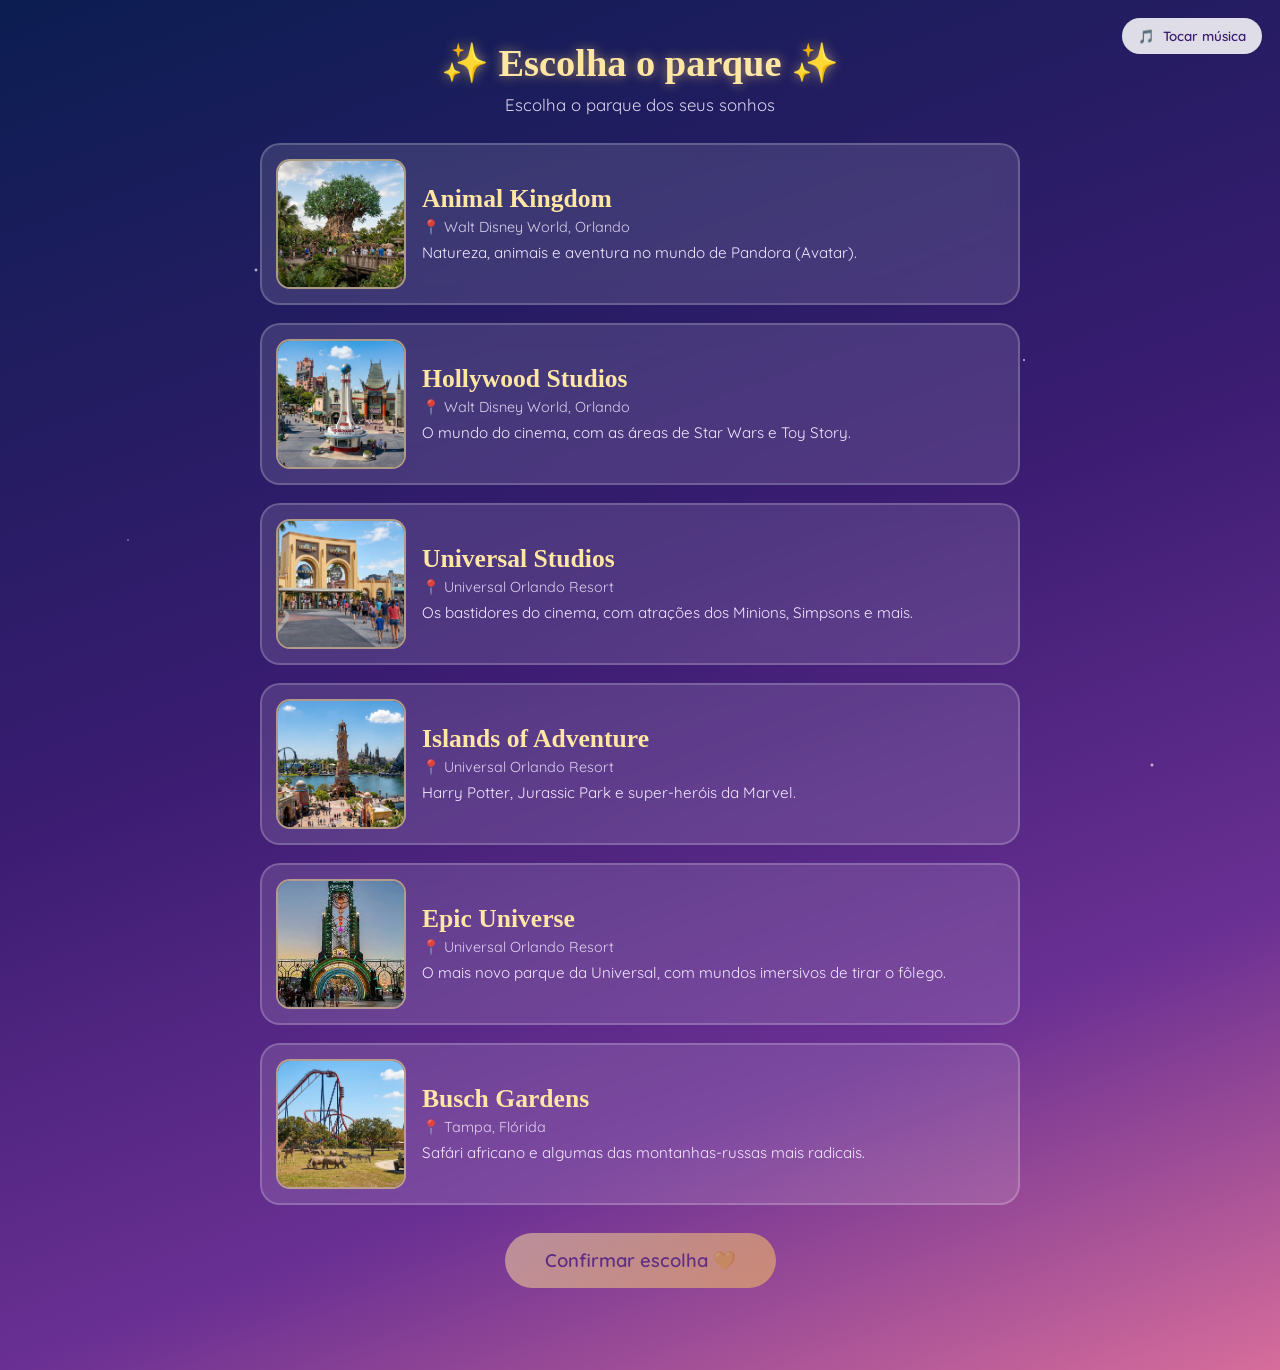
<file: parques.html>
<!DOCTYPE html>
<html lang="pt-BR">
<head>
  <meta charset="UTF-8" />
  <meta name="viewport" content="width=device-width, initial-scale=1.0" />
  <title>Escolha o Parque ✨ Disney</title>
  <link rel="preconnect" href="https://fonts.googleapis.com" />
  <link rel="preconnect" href="https://fonts.gstatic.com" crossorigin />
  <link href="https://fonts.googleapis.com/css2?family=Mountains+of+Christmas:wght@700&family=Quicksand:wght@400;600&display=swap" rel="stylesheet" />
  <link rel="stylesheet" href="style.css?v=6" />
</head>
<body class="parks-page">
  <!-- Estrelas de fundo -->
  <div class="stars"></div>

  <!-- Botão de música -->
  <button id="music-toggle" class="music-toggle" aria-label="Ligar/desligar música">
    <span class="music-icon">🎵</span>
    <span class="music-text">Tocar música</span>
  </button>

  <!-- Áudio de fundo -->
  <audio id="bg-music" loop>
    <source src="assets/musica.mp3" type="audio/mpeg" />
  </audio>

  <main class="parks-container">
    <h1 class="title">✨ Escolha o parque ✨</h1>
    <p class="subtitle">Escolha o parque dos seus sonhos</p>

    <div id="parks-list" class="parks-list">
      <!-- Os cards dos parques são gerados pelo parques.js -->
    </div>

    <button id="park-confirm-btn" class="confirm-btn" disabled>Confirmar escolha 💛</button>
    <p id="park-message" class="confirm-message"></p>
  </main>

  <script src="musica.js?v=6"></script>
  <script src="parques.js?v=6"></script>
</body>
</html>
</file>
<file: style.css>
* {
  margin: 0;
  padding: 0;
  box-sizing: border-box;
}

body {
  font-family: "Quicksand", sans-serif;
  min-height: 100vh;
  display: flex;
  align-items: center;
  justify-content: center;
  padding: 20px;
  background: linear-gradient(160deg, #0b1d51 0%, #3a1c71 45%, #6a3093 75%, #d76d9b 100%);
  overflow-x: hidden;
  position: relative;
}

/* Estrelas piscando */
.stars {
  position: fixed;
  inset: 0;
  background-image:
    radial-gradient(2px 2px at 20% 30%, #fff, transparent),
    radial-gradient(2px 2px at 60% 70%, #fff, transparent),
    radial-gradient(1px 1px at 50% 20%, #fff, transparent),
    radial-gradient(1.5px 1.5px at 80% 40%, #fff, transparent),
    radial-gradient(1px 1px at 35% 80%, #fff, transparent),
    radial-gradient(2px 2px at 90% 85%, #fff, transparent),
    radial-gradient(1px 1px at 10% 60%, #fff, transparent);
  animation: twinkle 4s ease-in-out infinite alternate;
  pointer-events: none;
  z-index: 0;
}

@keyframes twinkle {
  from { opacity: 0.4; }
  to { opacity: 1; }
}

/* Cartão central */
.card {
  position: relative;
  z-index: 2;
  background: rgba(255, 255, 255, 0.12);
  backdrop-filter: blur(12px);
  -webkit-backdrop-filter: blur(12px);
  border: 1px solid rgba(255, 255, 255, 0.25);
  border-radius: 28px;
  padding: 40px 32px;
  max-width: 440px;
  width: 100%;
  text-align: center;
  box-shadow: 0 20px 60px rgba(0, 0, 0, 0.4);
}

.title {
  font-family: "Mountains of Christmas", cursive;
  font-size: 2.4rem;
  color: #ffe7a3;
  text-shadow: 0 0 12px rgba(255, 215, 120, 0.6);
  margin-bottom: 8px;
}

.subtitle {
  color: #f3e9ff;
  font-size: 1.05rem;
  margin-bottom: 26px;
  opacity: 0.9;
}

/* Moldura da foto */
.photo-frame {
  position: relative;
  width: 100%;
  aspect-ratio: 4 / 3;
  border-radius: 20px;
  overflow: hidden;
  border: 3px solid rgba(255, 231, 163, 0.7);
  background: rgba(0, 0, 0, 0.25);
  display: flex;
  align-items: center;
  justify-content: center;
  margin-bottom: 28px;
  box-shadow: 0 0 25px rgba(255, 215, 120, 0.35);
}

.photo-frame img {
  width: 100%;
  height: 100%;
  object-fit: cover;
  display: block;
}

.photo-placeholder {
  display: none;
  color: #f3e9ff;
  font-size: 1rem;
  line-height: 1.7;
  padding: 16px;
}

.photo-frame.empty .photo-placeholder {
  display: block;
}

.photo-placeholder code {
  background: rgba(0, 0, 0, 0.3);
  padding: 2px 8px;
  border-radius: 6px;
  font-size: 0.85rem;
}

/* Botão confirmar */
.confirm-btn {
  font-family: "Quicksand", sans-serif;
  font-weight: 600;
  font-size: 1.15rem;
  color: #3a1c71;
  background: linear-gradient(135deg, #ffe7a3, #ffc857);
  border: none;
  border-radius: 50px;
  padding: 16px 40px;
  cursor: pointer;
  transition: transform 0.2s ease, box-shadow 0.2s ease;
  box-shadow: 0 8px 24px rgba(255, 200, 87, 0.5);
}

.confirm-btn:hover {
  transform: translateY(-3px) scale(1.04);
  box-shadow: 0 12px 30px rgba(255, 200, 87, 0.7);
}

.confirm-btn.confirmed {
  background: linear-gradient(135deg, #a8e6a3, #6fcf97);
  box-shadow: 0 8px 24px rgba(111, 207, 151, 0.5);
}

.confirm-message {
  margin-top: 18px;
  color: #ffe7a3;
  font-weight: 600;
  font-size: 1.05rem;
  min-height: 24px;
}

/* Botão de música */
.music-toggle {
  position: fixed;
  top: 18px;
  right: 18px;
  z-index: 5;
  display: flex;
  align-items: center;
  gap: 8px;
  font-family: "Quicksand", sans-serif;
  font-weight: 600;
  color: #3a1c71;
  background: rgba(255, 255, 255, 0.85);
  border: none;
  border-radius: 50px;
  padding: 10px 16px;
  cursor: pointer;
  transition: transform 0.2s ease;
}

.music-toggle:hover { transform: scale(1.05); }

.music-toggle.playing .music-icon {
  animation: spin 2s linear infinite;
}

@keyframes spin {
  to { transform: rotate(360deg); }
}

.confirm-btn:disabled {
  opacity: 0.5;
  cursor: not-allowed;
  transform: none;
  box-shadow: none;
}

/* ===== Página de parques ===== */
.parks-page {
  align-items: flex-start;
  padding: 40px 20px;
}

.parks-container {
  position: relative;
  z-index: 2;
  width: 100%;
  max-width: 760px;
  text-align: center;
}

.parks-list {
  display: flex;
  flex-direction: column;
  gap: 18px;
  margin: 28px 0;
}

.park-card {
  display: flex;
  align-items: stretch;
  gap: 16px;
  text-align: left;
  background: rgba(255, 255, 255, 0.12);
  backdrop-filter: blur(10px);
  -webkit-backdrop-filter: blur(10px);
  border: 2px solid rgba(255, 255, 255, 0.2);
  border-radius: 20px;
  padding: 14px;
  cursor: pointer;
  font-family: "Quicksand", sans-serif;
  transition: transform 0.2s ease, border-color 0.2s ease, box-shadow 0.2s ease;
}

.park-card:hover {
  transform: translateY(-3px);
  border-color: rgba(255, 231, 163, 0.7);
}

.park-card.selected {
  border-color: #ffc857;
  box-shadow: 0 0 25px rgba(255, 200, 87, 0.6);
  background: rgba(255, 231, 163, 0.18);
}

.park-photo {
  position: relative;
  flex: 0 0 130px;
  width: 130px;
  height: 130px;
  border-radius: 14px;
  overflow: hidden;
  border: 2px solid rgba(255, 231, 163, 0.6);
  background: rgba(0, 0, 0, 0.25);
  display: flex;
  align-items: center;
  justify-content: center;
}

.park-photo img {
  width: 100%;
  height: 100%;
  object-fit: cover;
  display: block;
}

.park-placeholder {
  display: none;
  color: #f3e9ff;
  font-size: 0.75rem;
  text-align: center;
  line-height: 1.5;
  padding: 6px;
}

.park-photo.empty .park-placeholder {
  display: block;
}

.park-info {
  display: flex;
  flex-direction: column;
  justify-content: center;
  color: #f3e9ff;
}

.park-info h2 {
  font-family: "Mountains of Christmas", cursive;
  font-size: 1.6rem;
  color: #ffe7a3;
  margin-bottom: 4px;
}

.park-local {
  font-size: 0.9rem;
  opacity: 0.85;
  margin-bottom: 6px;
}

.park-desc {
  font-size: 0.95rem;
  line-height: 1.4;
}

.back-link {
  display: inline-block;
  margin-top: 22px;
  color: #f3e9ff;
  text-decoration: none;
  font-weight: 600;
  opacity: 0.85;
}

.back-link:hover { opacity: 1; }

@media (max-width: 520px) {
  .park-card { flex-direction: column; align-items: center; text-align: center; }
  .park-photo { flex-basis: auto; width: 100%; height: 160px; }
  .park-info { align-items: center; }
}

@media (max-width: 480px) {
  .title { font-size: 1.9rem; }
  .music-text { display: none; }
}
</file>
